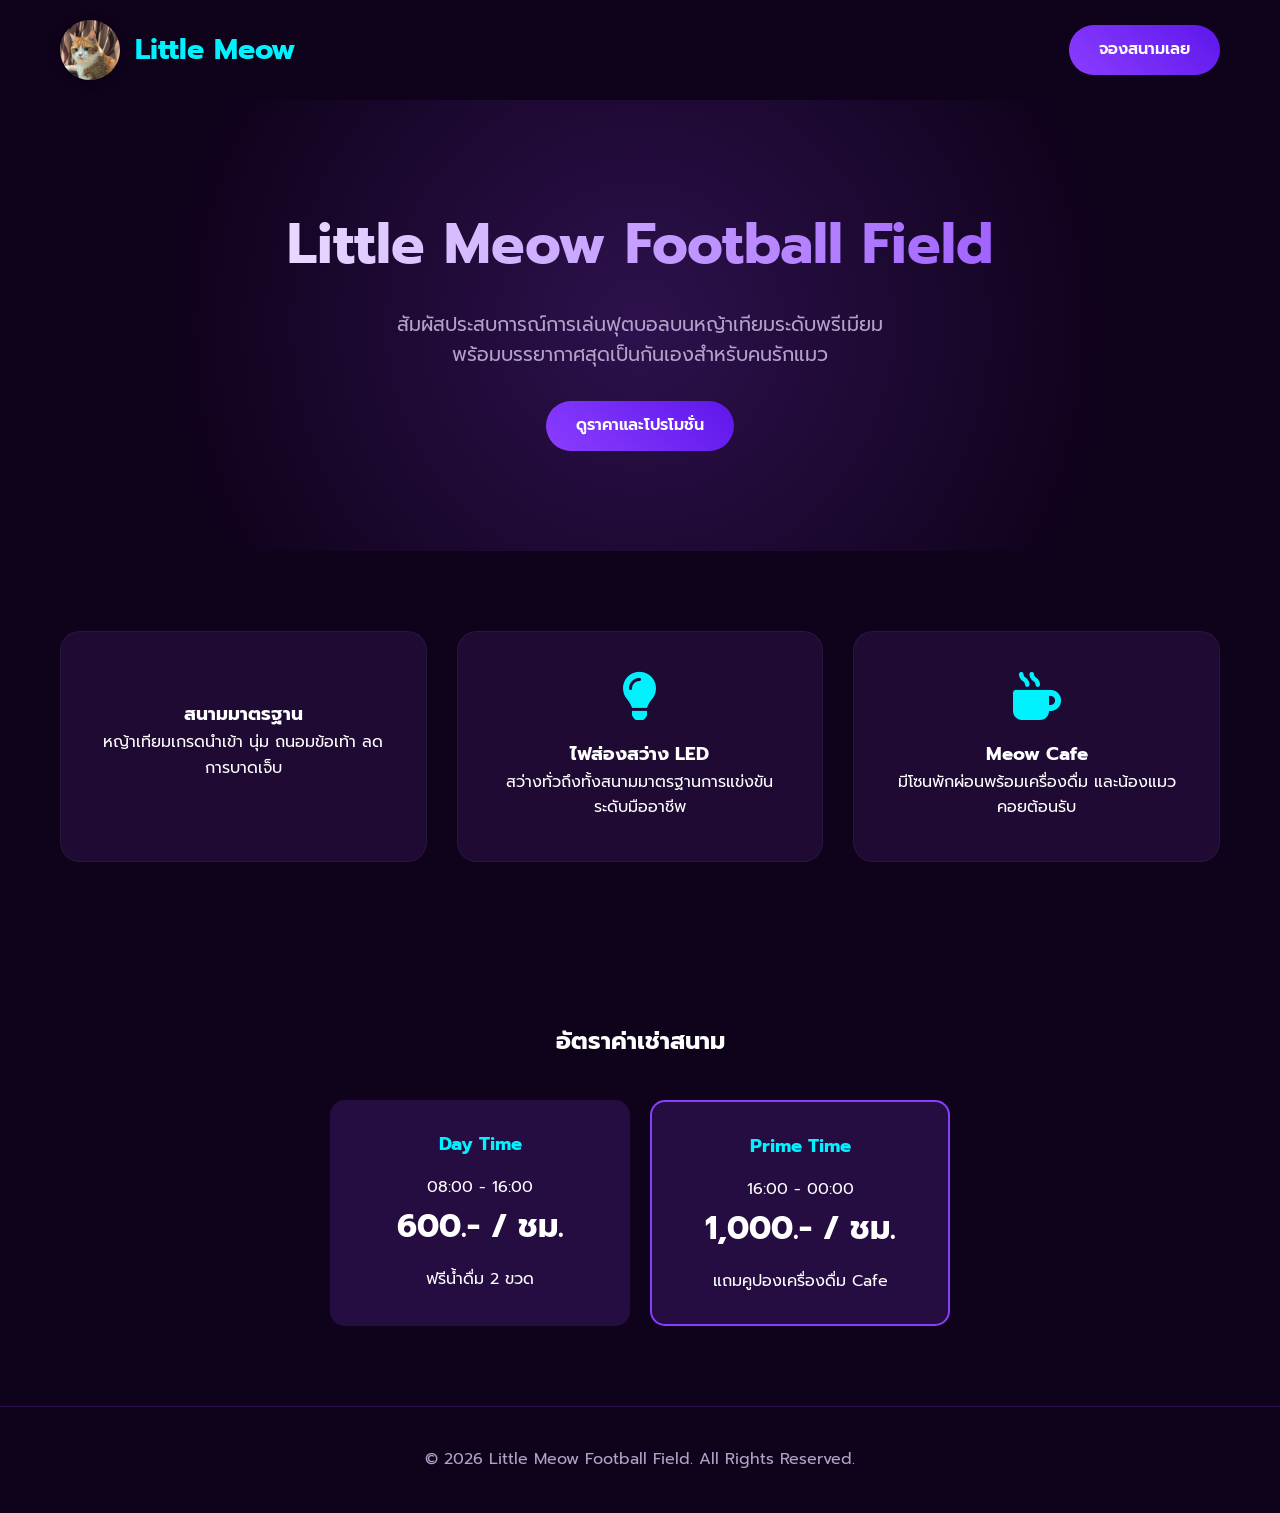
<file: css_01/index.html>
<!DOCTYPE html>
<html lang="th">
  <head>
    <meta charset="UTF-8" />
    <meta name="viewport" content="width=device-width, initial-scale=1.0" />
    <title>Little Meow Football Field - สนามฟุตบอลสำหรับคนรักแมว</title>
    <link
      href="https://fonts.googleapis.com/css2?family=Prompt:wght@300;400;600&display=swap"
      rel="stylesheet"
    />
    <link
      rel="stylesheet"
      href="https://cdnjs.cloudflare.com/ajax/libs/font-awesome/6.0.0/css/all.min.css"
    />

    <style>
      /* --- 1. Reset & Utilities --- */
      :root {
        --bg-main: #0f021b;
        --card-bg: #1e0a33;
        --primary: #8b3dff;
        --secondary: #00f2ff; /* สีฟ้า Neon ตัดกับม่วง */
        --text-main: #ffffff;
        --text-dim: #b3a1c9;
        --transition: all 0.3s ease;
      }

      * {
        margin: 0;
        padding: 0;
        box-sizing: border-box;
        font-family: "Prompt", sans-serif;
      }

      body {
        background-color: var(--bg-main);
        color: var(--text-main);
        line-height: 1.6;
        overflow-x: hidden;
      }

      /* Utilites */
      .container {
        max-width: 1200px;
        margin: 0 auto;
        padding: 0 20px;
      }

      .btn {
        display: inline-block;
        padding: 12px 30px;
        border-radius: 50px;
        text-decoration: none;
        font-weight: 600;
        transition: var(--transition);
        cursor: pointer;
        border: none;
      }

      .btn-primary {
        background: linear-gradient(45deg, var(--primary), #5e17eb);
        color: white;
      }

      .btn-primary:hover {
        transform: translateY(-3px);
        box-shadow: 0 10px 20px rgba(139, 61, 255, 0.4);
      }

      /* * --- Component: Logo Avatar (Senior Best Practice) --- 
       * วิธีนี้ใช้ CSS เพื่อรักษาสัดส่วนรูป (object-fit) 
       * และกำหนดกรอบวงกลมอย่างมีประสิทธิภาพ
       */
      
      .logo {
        display: flex;
        align-items: center;
        gap: 15px; /* เว้นระยะระหว่างรูปกับชื่อ */
        text-decoration: none; /* หากทำเป็น Link */
      }

      .logo-avatar {
        width: 60px;          /* ขนาดกรอบวงกลม */
        height: 60px;         /* ต้องเท่ากับ width */
        border-radius: 50%;   /* ทำเป็นวงกลม */
        overflow: hidden;     /* ตัดส่วนของรูปที่ล้น */
        display: flex;        /* จัดให้รูปอยู่ตรงกลาง */
        justify-content: center;
        align-items: center;
        background-color: var(--card-bg); /* Placeholder background */
        box-shadow: 0 2px 10px rgba(0, 0, 0, 0.3); /* ใส่ Shadow เล็กน้อย */
        transition: var(--transition);
      }
      
      .logo-avatar:hover {
        transform: scale(1.05); /* Effect เมื่อ Hover */
      }

      .logo-avatar img {
        width: 100%;          /* ขยายรูปเต็มกรอบ */
        height: 100%;         /* ขยายรูปเต็มกรอบ */
        object-fit: cover;    /* รักษาสัดส่วนรูปภาพต้นฉบับและขยายให้เต็มพื้นที่ โดยไม่บีบรูป */
        object-position: center; /* จัดจุดโฟกัสรูปที่จุดกึ่งกลาง */
      }

      .logo-text {
        font-size: 1.8rem;
        font-weight: 700;
        color: var(--secondary);
      }

      /* --- 3. Header & Hero --- */
      header {
        padding: 20px 0;
        display: flex;
        justify-content: space-between;
        align-items: center;
      }

      .hero {
        padding: 100px 0;
        text-align: center;
        background: radial-gradient(
          circle at center,
          #2d114d 0%,
          var(--bg-main) 70%
        );
      }

      .hero h1 {
        font-size: 3.5rem;
        margin-bottom: 20px;
        background: linear-gradient(to right, #fff, var(--primary));
        -webkit-background-clip: text;
        -webkit-text-fill-color: transparent;
      }

      .hero p {
        font-size: 1.2rem;
        color: var(--text-dim);
        margin-bottom: 30px;
      }

      /* --- 4. Features --- */
      .features {
        padding: 80px 0;
        display: grid;
        grid-template-columns: repeat(auto-fit, minmax(280px, 1fr));
        gap: 30px;
      }

      .card {
        background: var(--card-bg);
        padding: 40px;
        border-radius: 20px;
        border: 1px solid rgba(255, 255, 255, 0.05);
        text-align: center;
        transition: var(--transition);
      }

      .card:hover {
        border-color: var(--primary);
        transform: scale(1.05);
      }

      .card i {
        font-size: 3rem;
        color: var(--secondary);
        margin-bottom: 20px;
      }

      /* --- 5. Pricing --- */
      .pricing {
        padding: 80px 0;
        text-align: center;
      }

      .price-grid {
        margin-top: 40px;
        display: flex;
        justify-content: center;
        gap: 20px;
        flex-wrap: wrap;
      }

      .price-item {
        background: #250d41;
        padding: 30px;
        border-radius: 15px;
        width: 300px;
      }

      .price-item h3 {
        color: var(--secondary);
        margin-bottom: 15px;
      }
      .price-item .cost {
        font-size: 2rem;
        font-weight: bold;
        margin-bottom: 15px;
      }

      /* Responsive */
      @media (max-width: 768px) {
        .hero h1 {
          font-size: 2.5rem;
        }
        .logo-text {
          font-size: 1.4rem;
        }
        .logo-avatar {
          width: 45px;
          height: 45px;
        }
      }
    </style>
  </head>
  <body>
    <div class="container">
      <header>
        <a href="/" class="logo">
          <div class="logo-avatar">
            <img 
              src="/IMG_3198.JPG" 
              alt="Little Meow Avatar Logo" 
            />
          </div>
          <span class="logo-text">Little Meow</span>
        </a>
        <nav>
          <a href="#booking" class="btn btn-primary">จองสนามเลย</a>
        </nav>
      </header>
    </div>

    <section class="hero">
      <div class="container">
        <h1 id="lmff">Little Meow Football Field</h1>
        <p>
          สัมผัสประสบการณ์การเล่นฟุตบอลบนหญ้าเทียมระดับพรีเมียม
          <br />พร้อมบรรยากาศสุดเป็นกันเองสำหรับคนรักแมว
        </p>
        <div class="hero-btns">
          <a href="#price" class="btn btn-primary">ดูราคาและโปรโมชั่น</a>
        </div>
      </div>
    </section>

    <div class="container">
      <section class="features">
        <div class="card">
          <i class="fas fa-shield-halved"></i>
          <h3>สนามมาตรฐาน</h3>
          <p>หญ้าเทียมเกรดนำเข้า นุ่ม ถนอมข้อเท้า ลดการบาดเจ็บ</p>
        </div>
        <div class="card">
          <i class="fas fa-lightbulb"></i>
          <h3>ไฟส่องสว่าง LED</h3>
          <p>สว่างทั่วถึงทั้งสนามมาตรฐานการแข่งขันระดับมืออาชีพ</p>
        </div>
        <div class="card">
          <i class="fas fa-mug-hot"></i>
          <h3>Meow Cafe</h3>
          <p>มีโซนพักผ่อนพร้อมเครื่องดื่ม และน้องแมวคอยต้อนรับ</p>
        </div>
      </section>

      <section id="price" class="pricing">
        <h2>อัตราค่าเช่าสนาม</h2>
        <div class="price-grid">
          <div class="price-item">
            <h3>Day Time</h3>
            <p>08:00 - 16:00</p>
            <div class="cost">600.- / ชม.</div>
            <p>ฟรีน้ำดื่ม 2 ขวด</p>
          </div>
          <div class="price-item" style="border: 2px solid var(--primary)">
            <h3>Prime Time</h3>
            <p>16:00 - 00:00</p>
            <div class="cost">1,000.- / ชม.</div>
            <p>แถมคูปองเครื่องดื่ม Cafe</p>
          </div>
        </div>
      </section>
    </div>

    <footer
      style="
        text-align: center;
        padding: 40px 0;
        color: var(--text-dim);
        border-top: 1px solid #2d114d;
      "
    >
      <p>&copy; 2026 Little Meow Football Field. All Rights Reserved.</p>
    </footer>
  </body>
</html>
</file>
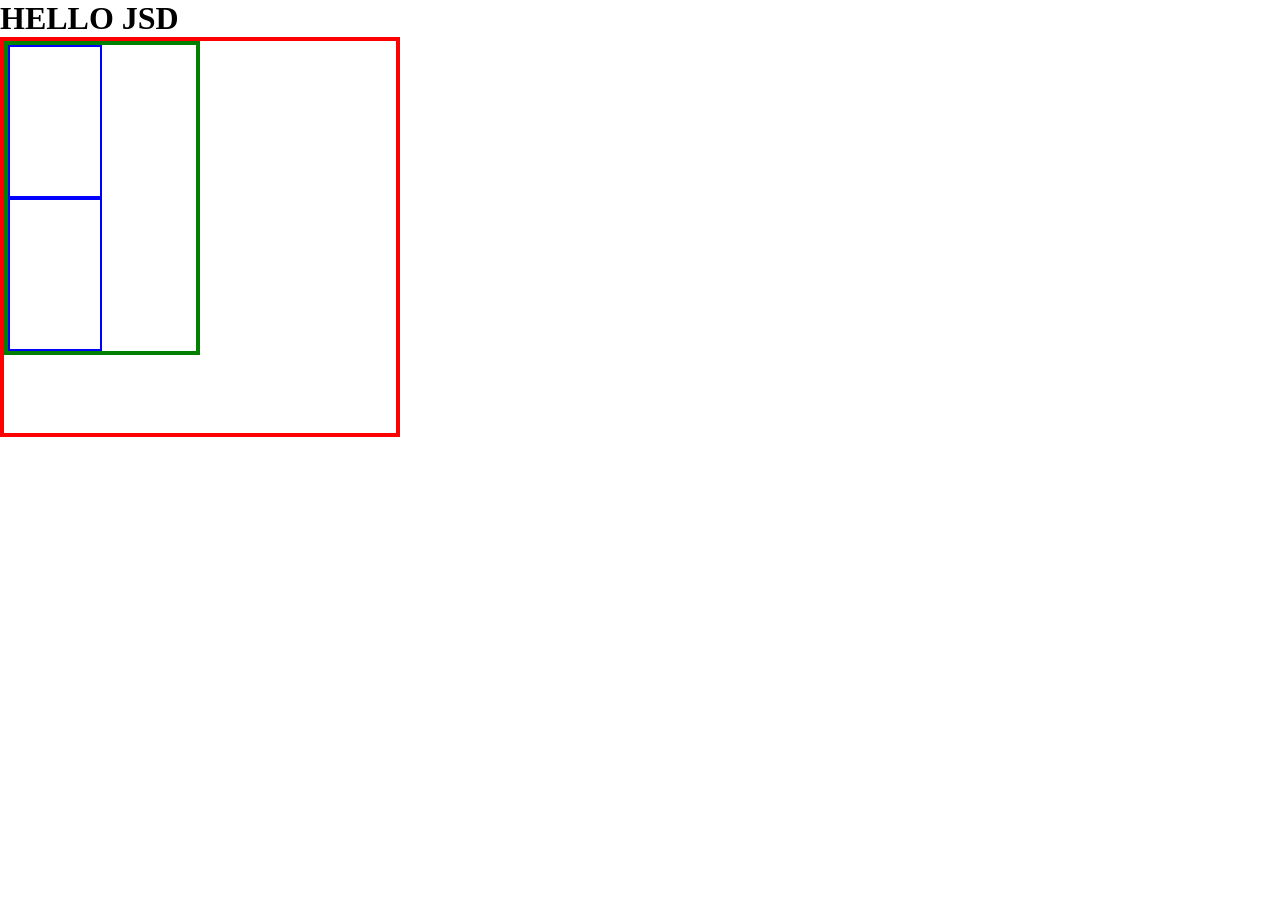
<file: css_02/index.html>
<!doctype html>
<html lang="en">
  <head>
    <meta charset="UTF-8" />
    <meta name="viewport" content="width=device-width, initial-scale=1.0" />
    <title>Document</title>
    <link rel="stylesheet" href="style.css" />
  </head>
  <body>
    <h1>HELLO JSD</h1>

    <div id="container">
      <div class="box">
        <div class="inside-box"></div>
        <div class="inside-box"></div>
      </div>
    </div>
  </body>
</html>
</file>
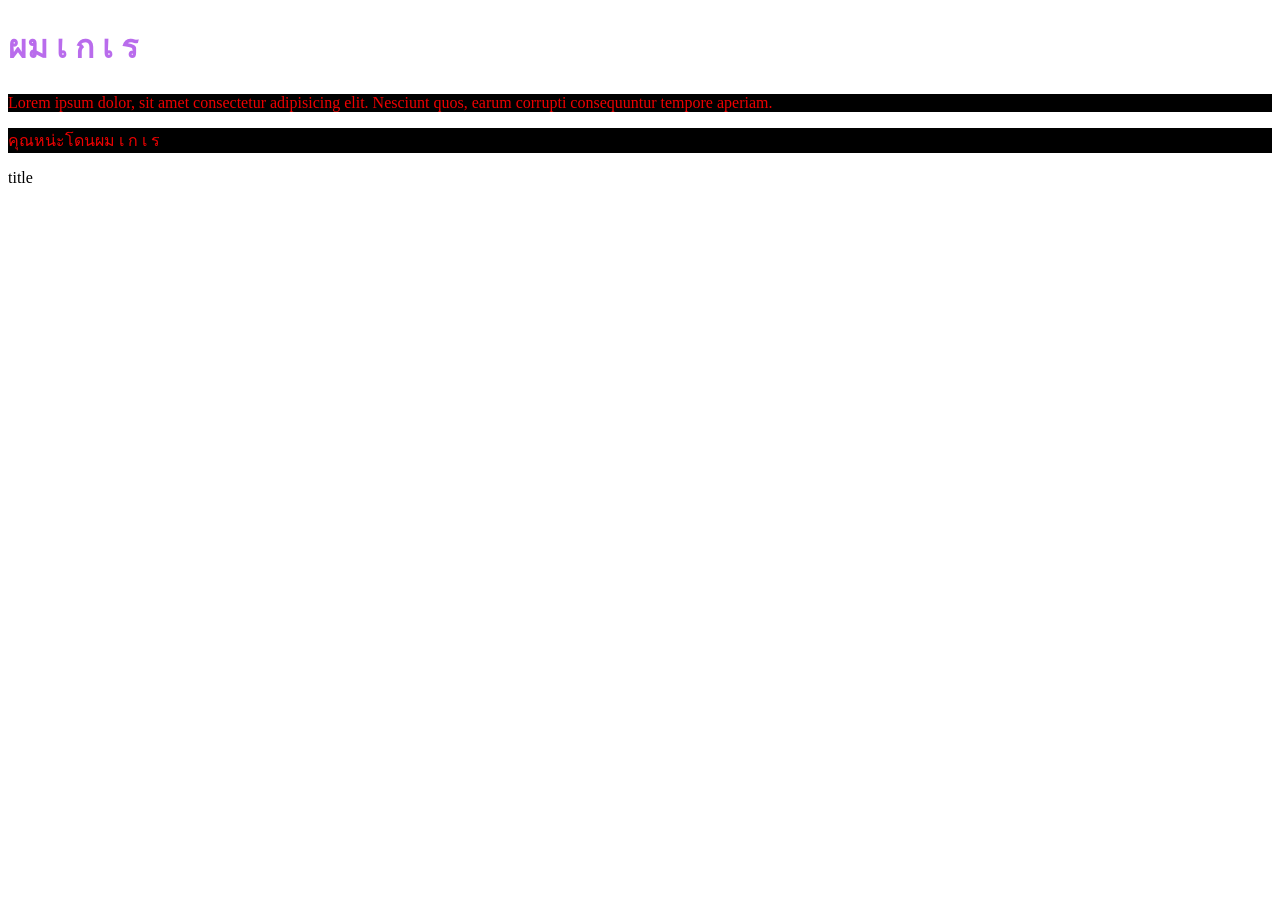
<file: ex.css/index.html>
<!DOCTYPE html>
<html lang="en">

<head>
  
    <title>CSS_01</title>
    <link  href="style.css" rel="stylesheet">

    <style>
        h1{
            color: aqua;
        }
    </style>

</head>



<body>

    <h1 id="gr" class="gr" style="color: rgb(185, 108, 236) ;"> ผม เ ก เ ร </h1>

    <p>Lorem ipsum dolor, sit amet consectetur adipisicing elit. Nesciunt quos, earum corrupti consequuntur tempore aperiam.</p>

    <p>คุณหน่ะโดนผม เ ก เ ร </p>


    <div class="card__title">title
                <div class="card__content card__content--light "></div>
            
            
            </div>
     </div>

</body>





</html>
</file>
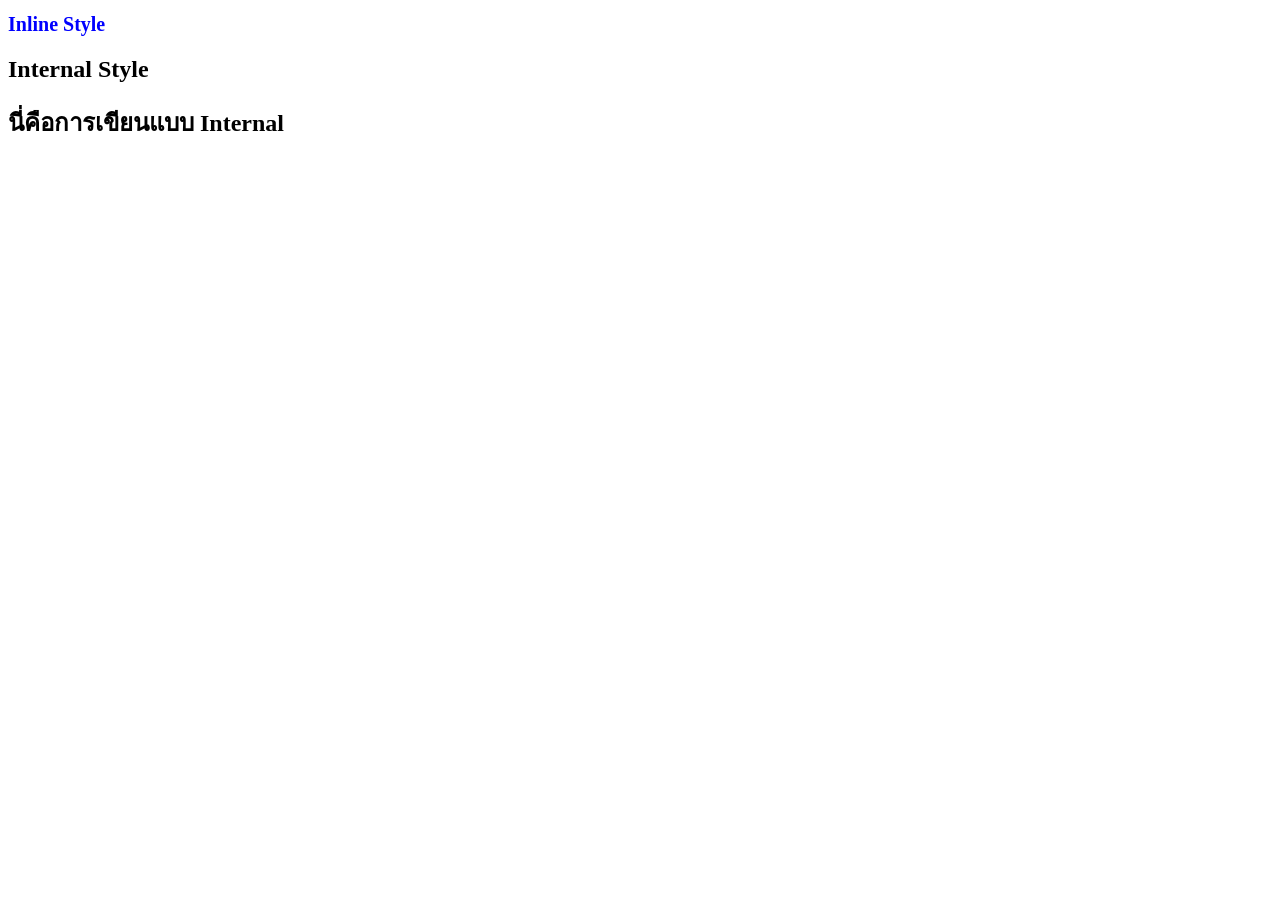
<file: exercise.html>
<!DOCTYPE html>
<html lang="en">

    <head>
   
   
                  
   
   
            <title>exercise.html</title>

            <h1 style="color: blue; font-size: 20px;">Inline Style</h1>

            <h2 { color: green;text-decoration: underline ; }>Internal Style</h2> 












    </head>
























<body>
    <h2>นี่คือการเขียนแบบ Internal</h2>
</body>
</html>
</file>
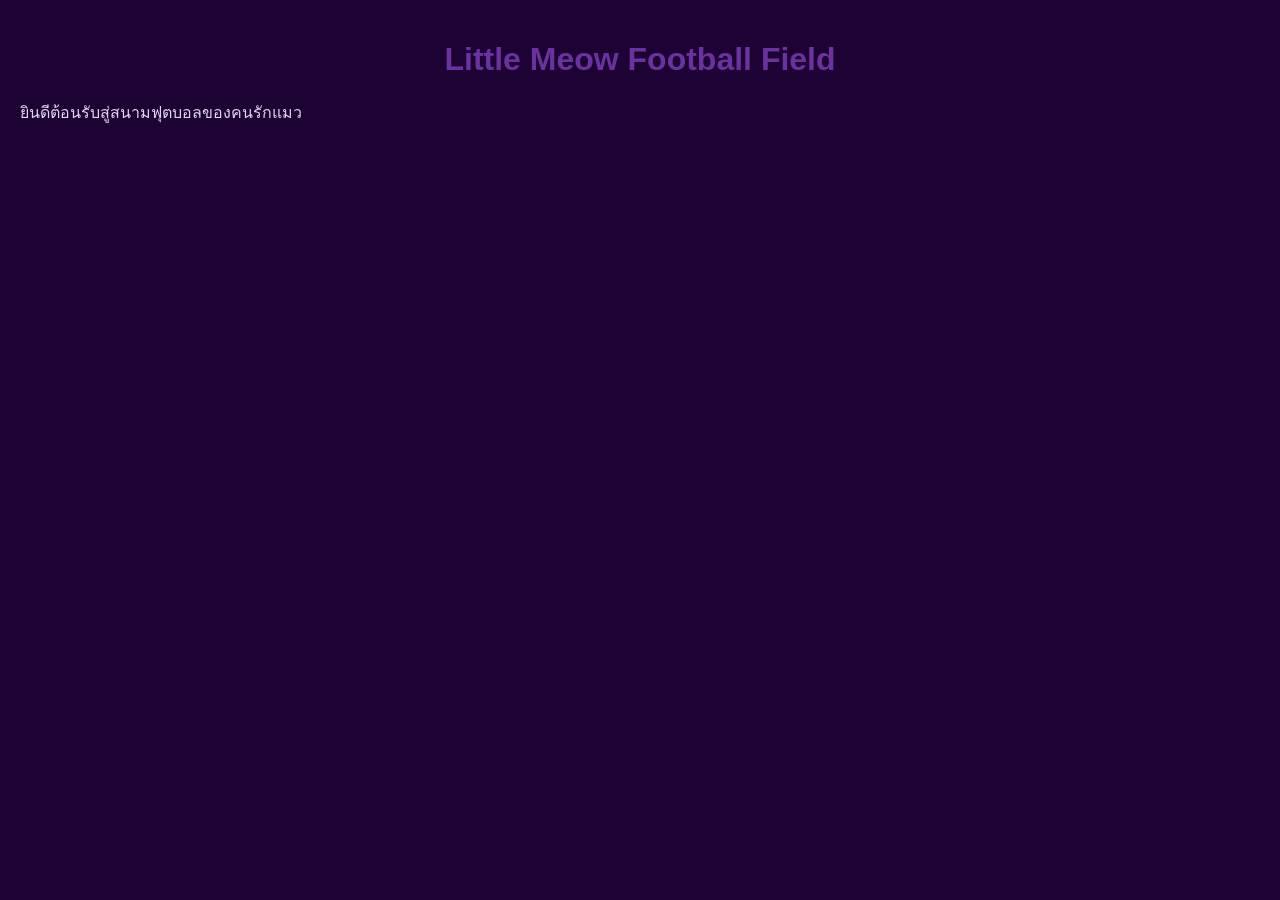
<file: css_01/little-meow-football-field-draft.html>
<!DOCTYPE html>
<html lang="en">
<head>
   

    <style>
        /* 1. ประกาศตัวแปรสี (กล่องเก็บสี) */
        :root {
            --bg-main: #1c0333;      
            --card-bg: #360f5a;      
            --primary-btn: #6a329f;  
            --text-color: #e2d5f0;   
        }

        /*  สรุปเรื่อง CSS Variables (--variables)
  ---------------------------------------
  :root { ... } 
  คือการประกาศตัวแปรไว้ที่จุดสูงสุด (Global) 
  เพื่อให้ทุก Elements ในหน้าเว็บสามารถดึงค่าไปใช้ได้
*/

/*:root 
   {
    /* --ชื่อตัวแปร: ค่าที่ต้องการ; */
    
   /* --bg-main: #1c0333;      /* สีพื้นหลังหลัก (ม่วงเข้มมาก) */
   /* --card-bg: #360f5a;      /* สีพื้นหลังของ Card หรือกล่องเนื้อหา */
    /*--primary-btn: #6a329f;  /* สีหลักของปุ่มกด */
   /* --text-color: #e2d5f0;   /* สีตัวอักษร (ม่วงอ่อนเกือบขาว) 
    } 
 
/*  วิธีนำไปใช้งาน:
  ใช้ฟังก์ชัน var(--ชื่อตัวแปร) เช่น:
  
  body {
      background-color: var(--bg-main);
      color: var(--text-color);
  }
  
  button {
      background-color: var(--primary-btn);
  }
  
  ข้อดี: ถ้าอยากเปลี่ยนธีมสีทั้งเว็บ 
  แค่มาแก้เลข Code สีที่ :root จุดเดียวจบ! 
*/
        
        
        
        /* 2. สั่งให้สีทำงาน (หยิบสีมาใช้) */
        body {
            background-color: var(--bg-main); /* ใช้สีม่วงเข้มเป็นพื้นหลัง */
            color: var(--text-color);         /* ใช้สีอ่อนเป็นตัวอักษร */
            font-family: Arial, sans-serif;
            margin: 0;
            padding: 20px;
        }

       
/*body
    {

    /* 1. กำหนดสีพื้นหลังของทั้งหน้าเว็บ โดยดึงค่ามาจากตัวแปร --bg-main ที่เราตั้งไว้ใน :root 
    background-color: var(--bg-main); 

    /* 2. กำหนดสีของตัวอักษรหลักในหน้าเว็บ โดยดึงค่ามาจากตัวแปร --text-color 
    color: var(--text-color);         

    /* 3. เลือกฟอนต์ที่จะใช้ (ในที่นี้คือ Arial ถ้าไม่มีให้ใช้ฟอนต์ตระกูล sans-serif ที่เครื่องนั้นมี) 
    font-family: Arial, sans-serif;

    /* 4. กำหนดระยะห่างภายนอกขอบของ body ให้เป็น 0 (เพื่อไม่ให้หน้าเว็บมีขอบขาวว่างๆ รอบตัว) 
    margin: 0;

    /* 5. กำหนดระยะห่างภายใน (ช่องว่างระหว่างขอบหน้าจอกับเนื้อหาข้างใน) ให้ห่างออกมา 20px */
    /*padding: 20px;  

    } */

     























        .lmff 
        {
            color: var(--primary-btn); /* ใช้สีม่วงสว่างกับหัวข้อ */
            text-align: center;
        }
       


       /* การกำหนดสไตล์ให้ Class ชื่อ lmff 
   โดยใช้ตัวแปรสีที่ประกาศไว้ก่อนหน้า
*/

/*.lmff 

{
    /* เรียกใช้ค่าจากตัวแปร --primary-btn (#6a329f) มากำหนดเป็นสีข้อความ 
    color: var(--primary-btn); 
    
    /* กำหนดให้ข้อความจัดวางอยู่กึ่งกลางของ Element 
    text-align: center;
}


/* เพิ่มเติม:
   หากใน :root ไม่มีการประกาศตัวแปร --primary-btn ไว้ 
   เบราว์เซอร์จะไม่แสดงสีนี้ ดังนั้นต้องตรวจสอบให้มั่นใจว่าชื่อตัวแปรสะกดตรงกัน
*/


    </style>
</head>












<body>
    <h1 id="lmff" class="lmff"> Little Meow Football Field </h1>
    
    <p>ยินดีต้อนรับสู่สนามฟุตบอลของคนรักแมว</p>
</body>



</html>
</file>
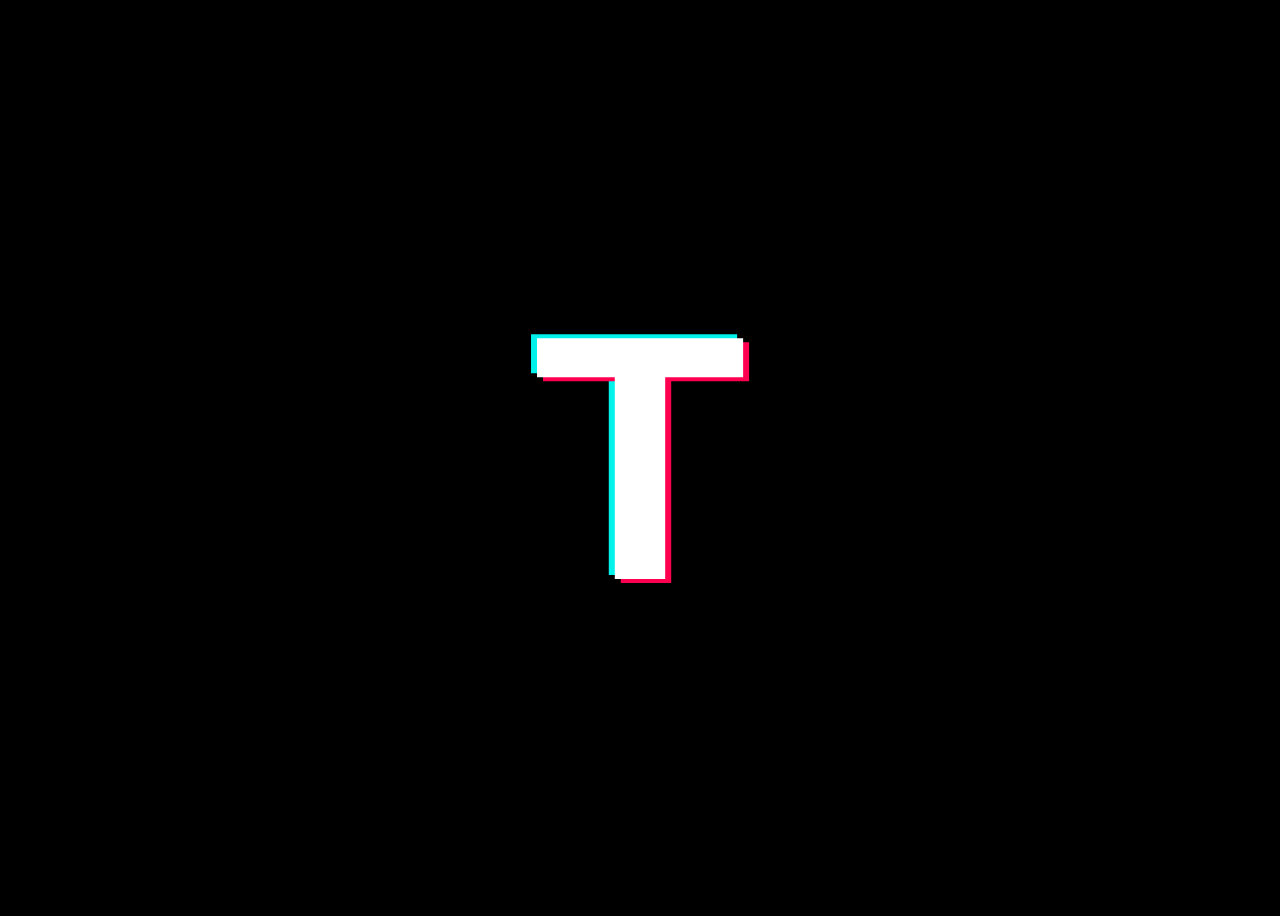
<file: ex.css/T.html>
<!doctype html>
<html>
  <head>
    <style>
      
      body 
      {

        background-color: #000000; /* พื้นหลังเป็นสีดำ */
        display: flex; /* ใช้ระบบ Flexbox ในการจัดวาง เสริซข้อมูลเพิ่ม*/
        justify-content: center; /* แนวนอนให้อยู่กึ่งกลาง */
        align-items: center; /* แนวตั้งให้อยู่กึ่งกลาง */
        height: 100vh; /* ความสูงของ body ให้เต็มหน้าจอ */

        h2 {
          color: #ffffff; /*พื้นหลังตัวหนังสือสีขาว*/
          font-size: 350px;
          font-family: Arial; /* ใช้ฟอนต์มาตรฐาน */

          text-shadow:
            6px 4px -0px #ff0050, /* (นอน) (ตั้ง) (ฟุ้ง) */
            -6px -4px 0px #00f2ea;

        }
      }

    </style>
  </head>
  <body>
    <h2>T</h2>
  </body>
</html>
</file>
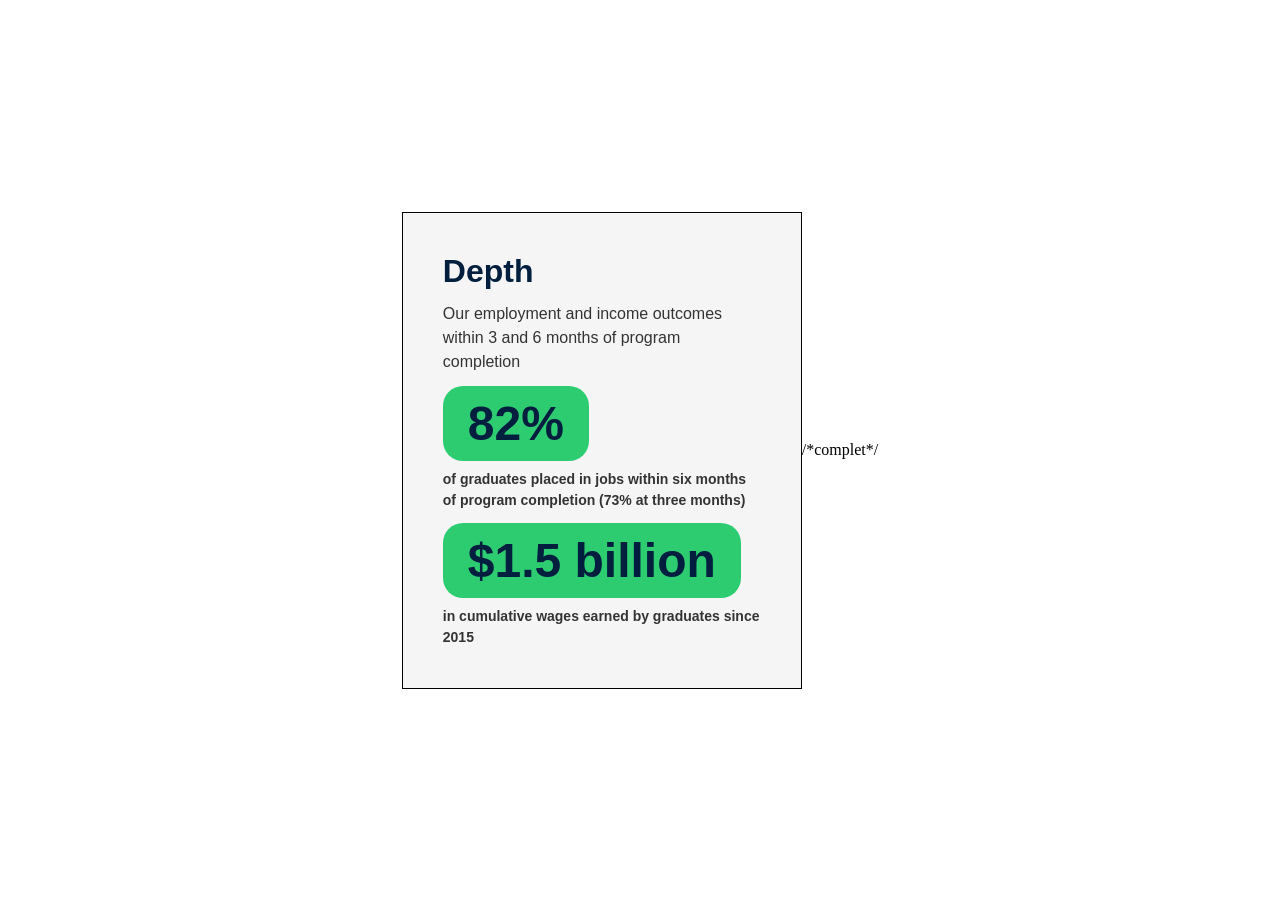
<file: tailwind/index_02.html>
<!doctype html>
<html lang="en">
  <head>
    <meta charset="UTF-8" />
    <meta name="viewport" content="width=device-width, initial-scale=1.0" />
    <title>CSS: Exercise_02</title>
  </head>

  <body>
    <style>
      * {
        margin: 0;
        padding: 0;
        box-sizing: border-box;
      }

      body {
        display: flex;
        justify-content: center;
        align-items: center;
        min-height: 100vh;
        background-color: #fff;
      }

      .card {
        font-family: "Inter", sans-serif;
        max-width: 400px;
        width: 100%;
        padding: 40px;
        border: 1px solid #000;
        background-color: #f5f5f5;

        display: flex;
        flex-direction: column;
        gap: 12px;
      }

      .card__title {
        color: #001f3f;
        font-size: 32px;
        font-weight: bold;
      }

      .card__subtitle {
        font-size: 16px;
        color: #333;
        line-height: 1.5;
      }

      .card__stat {
        display: flex;
        flex-direction: column;
        gap: 8px;
      }

      .stat-box {
        background-color: #2ecc71;
        color: #001f3f;
        display: inline-block;
        padding: 10px 25px;
        border-radius: 20px;
        font-size: 48px;
        font-weight: bold;
        align-self: flex-start;
      }

      .stat-box__description {
        font-size: 14px;
        color: #333;
        line-height: 1.5;
        font-weight: bold;
      }
    </style>

    <div class="card">
      <div class="card__header">
        <h2 class="card__title">Depth</h2>
      </div>

      <div class="card__body">
        <p class="card__subtitle">
          Our employment and income outcomes within 3 and 6 months of program
          completion
        </p>
      </div>

      <div class="card__stat">
        <div class="stat-box">82%</div>
        <p class="stat-box__description">
          of graduates placed in jobs within six months of program completion
          (73% at three months)
        </p>
      </div>

      <div class="card__stat">
        <div class="stat-box">$1.5 billion</div>
        <p class="stat-box__description">
          in cumulative wages earned by graduates since 2015
        </p>
      </div>
    </div>
  </body>
</html>
/*complet*/
</file>
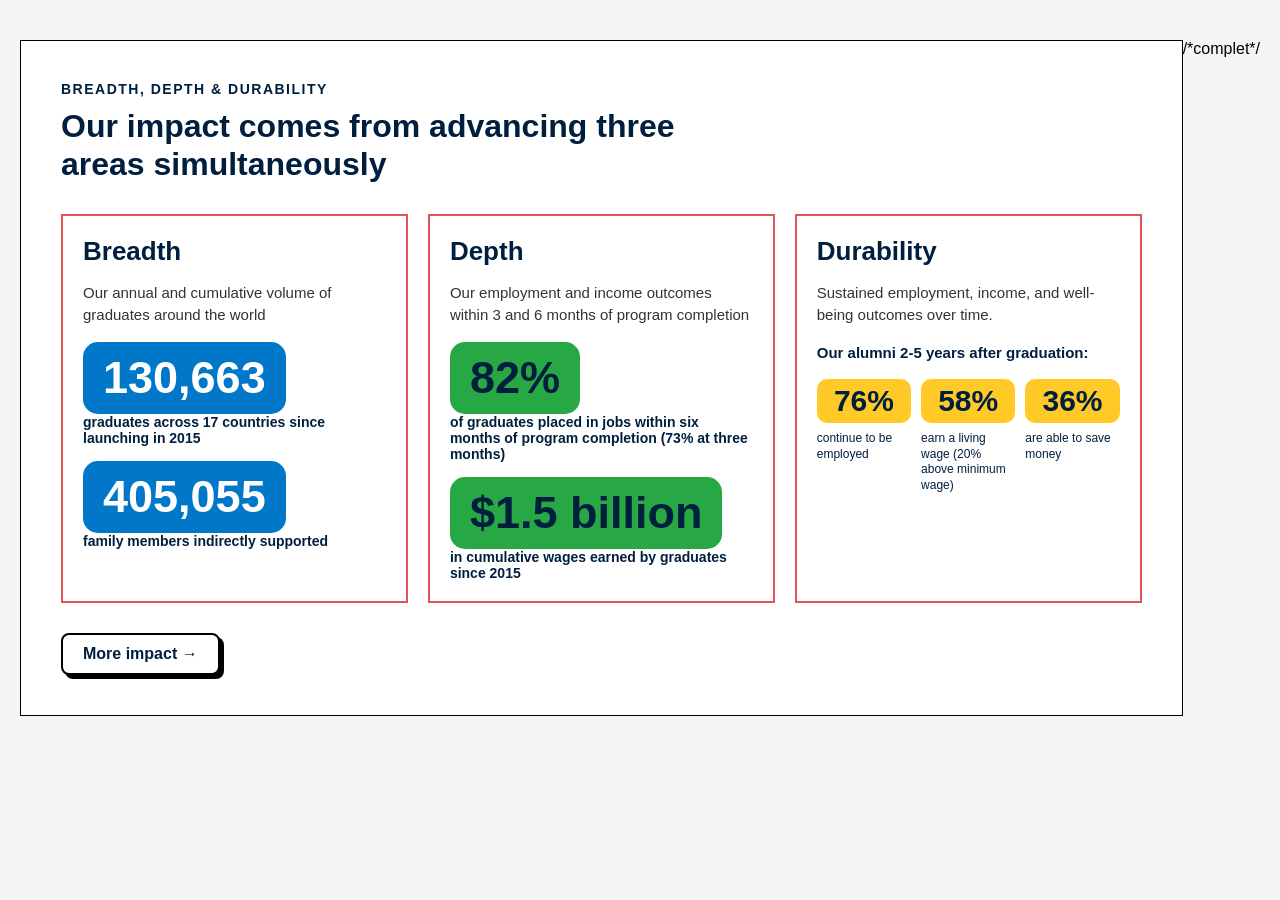
<file: tailwind/index_04.html>
<!doctype html>
<html lang="th">
  <head>
    <meta charset="UTF-8" />
    <meta name="viewport" content="width=device-width, initial-scale=1.0" />
    <title>Impact Layout</title>
    <style>
      /* รีเซ็ตค่าพื้นฐาน */
      * {
        box-sizing: border-box;
        margin: 0;
        padding: 0;
        font-family: "Segoe UI", Tahoma, Geneva, Verdana, sans-serif;
      }

      body {
        background-color: #f5f5f5;
        display: flex;
        justify-content: center;
        padding: 40px 20px;
      }

      /* ---------------------------------
           1. กล่องหลัก (Main Container)
        --------------------------------- */
      .impact-container {
        background-color: #ffffff;
        border: 1px solid #000;
        max-width: 1200px;
        width: 100%;
        padding: 40px;
      }

      /* ส่วนหัวข้อ */
      .eyebrow {
        font-size: 14px;
        font-weight: 700;
        letter-spacing: 1.5px;
        color: #001f3f;
        text-transform: uppercase;
        margin-bottom: 10px;
      }

      .main-heading {
        font-size: 32px;
        color: #001f3f;
        font-weight: 800;
        margin-bottom: 30px;
        line-height: 1.2;
      }

      /* ---------------------------------
           2. พื้นที่ 3 คอลัมน์ (Flexbox หลัก)
        --------------------------------- */
      .columns-wrapper {
        display: flex;
        gap: 20px; /* ระยะห่างระหว่างคอลัมน์ */
        margin-bottom: 30px;
      }

      .col {
        flex: 1; /* แบ่งพื้นที่ให้เท่ากันทั้ง 3 คอลัมน์ */
        border: 2px solid #e55353; /* กรอบสีแดงตามภาพ */
        padding: 20px;
        display: flex;
        flex-direction: column; /* จัดเรียงเนื้อหาในคอลัมน์จากบนลงล่าง */
        gap: 15px;
      }

      .col h3 {
        font-size: 26px;
        color: #001f3f;
      }

      .col p {
        font-size: 15px;
        color: #333;
        line-height: 1.5;
      }

      /* ---------------------------------
           3. กล่องตัวเลข (Badges)
        --------------------------------- */
      .badge-large {
        display: inline-block;
        font-size: 45px;
        font-weight: 900;
        color: #fff;
        padding: 10px 20px;
        border-radius: 15px;
        width: fit-content;
      }

      .badge-blue {
        background-color: #0077c8;
      }
      .badge-green {
        background-color: #28a745;
        color: #001f3f;
      } /* สีเขียวตัวหนังสือสีเข้ม */

      .stat-text {
        font-size: 14px;
        font-weight: bold;
        color: #001f3f;
      }

      /* ---------------------------------
           4. คอลัมน์ที่ 3 (Flexbox ย่อย)
        --------------------------------- */
      .durability-stats-row {
        display: flex;
        gap: 10px; /* ระยะห่างระหว่าง 3 สถิติย่อย */
      }

      .mini-stat {
        flex: 1;
        display: flex;
        flex-direction: column;
        gap: 8px;
      }

      .badge-yellow {
        background-color: #ffca28;
        color: #001f3f;
        font-size: 30px;
        font-weight: 900;
        padding: 5px 10px;
        border-radius: 10px;
        text-align: center;
      }

      .mini-stat-text {
        font-size: 12px;
        color: #001f3f;
        line-height: 1.3;
      }

      /* ---------------------------------
           5. ปุ่มด้านล่าง
        --------------------------------- */
      .btn-more {
        display: inline-flex;
        align-items: center;
        background-color: #fff;
        color: #001f3f;
        font-weight: bold;
        font-size: 16px;
        padding: 10px 20px;
        border: 2px solid #000;
        border-radius: 8px;
        text-decoration: none;
        box-shadow: 4px 4px 0px #000; /* เงาแบบ Solid */
        transition:
          transform 0.2s,
          box-shadow 0.2s;
      }

      .btn-more:hover {
        transform: translate(2px, 2px);
        box-shadow: 2px 2px 0px #000;
      }

      /* ---------------------------------
           Responsive (รองรับมือถือ)
        --------------------------------- */
      @media (max-width: 900px) {
        .columns-wrapper {
          flex-direction: column; /* เปลี่ยนเป็นเรียงบนลงล่างในจอมือถือ */
        }
      }
    </style>
  </head>
  <body>
    <div class="impact-container">
      <div class="eyebrow">Breadth, Depth & Durability</div>
      <h1 class="main-heading">
        Our impact comes from advancing three<br />areas simultaneously
      </h1>

      <div class="columns-wrapper">
        <div class="col">
          <h3>Breadth</h3>
          <p>Our annual and cumulative volume of graduates around the world</p>

          <div>
            <div class="badge-large badge-blue">130,663</div>
            <div class="stat-text">
              graduates across 17 countries since launching in 2015
            </div>
          </div>

          <div>
            <div class="badge-large badge-blue">405,055</div>
            <div class="stat-text">family members indirectly supported</div>
          </div>
        </div>

        <div class="col">
          <h3>Depth</h3>
          <p>
            Our employment and income outcomes within 3 and 6 months of program
            completion
          </p>

          <div>
            <div class="badge-large badge-green">82%</div>
            <div class="stat-text">
              of graduates placed in jobs within six months of program
              completion (73% at three months)
            </div>
          </div>

          <div>
            <div class="badge-large badge-green">$1.5 billion</div>
            <div class="stat-text">
              in cumulative wages earned by graduates since 2015
            </div>
          </div>
        </div>

        <div class="col">
          <h3>Durability</h3>
          <p>
            Sustained employment, income, and well-being outcomes over time.
          </p>
          <p style="font-weight: bold; color: #001f3f">
            Our alumni 2-5 years after graduation:
          </p>

          <div class="durability-stats-row">
            <div class="mini-stat">
              <div class="badge-yellow">76%</div>
              <div class="mini-stat-text">continue to be employed</div>
            </div>
            <div class="mini-stat">
              <div class="badge-yellow">58%</div>
              <div class="mini-stat-text">
                earn a living wage (20% above minimum wage)
              </div>
            </div>
            <div class="mini-stat">
              <div class="badge-yellow">36%</div>
              <div class="mini-stat-text">are able to save money</div>
            </div>
          </div>
        </div>
      </div>

      <a href="#" class="btn-more">More impact &rarr;</a>
    </div>
  </body>
</html>
/*complet*/
</file>
<file: css_02/style.css>
* {
  padding: 0;
  margin: 0;
  box-sizing: border-box;
}

#container {
  height: 400px;
  width: 400px;
  border: 4px solid red;
  max-width: 700px;
  min-width: 200px;
}

.box {
  border: 4px solid green;
  height: 80%;
  width: 50%;
}

.inside-box {
  border: 2px blue solid;
  width: 50%;
  height: 50%;
}
</file>
<file: ex.css/style.css>
p 
{
    color: rgb(236, 0, 0) ;
    background-color: rgb(0, 0, 0) ;
}

h1
{
    color:  rgb(226, 64, 226) ;
}

h2 
{
   color:  red ; 
}
</file>
